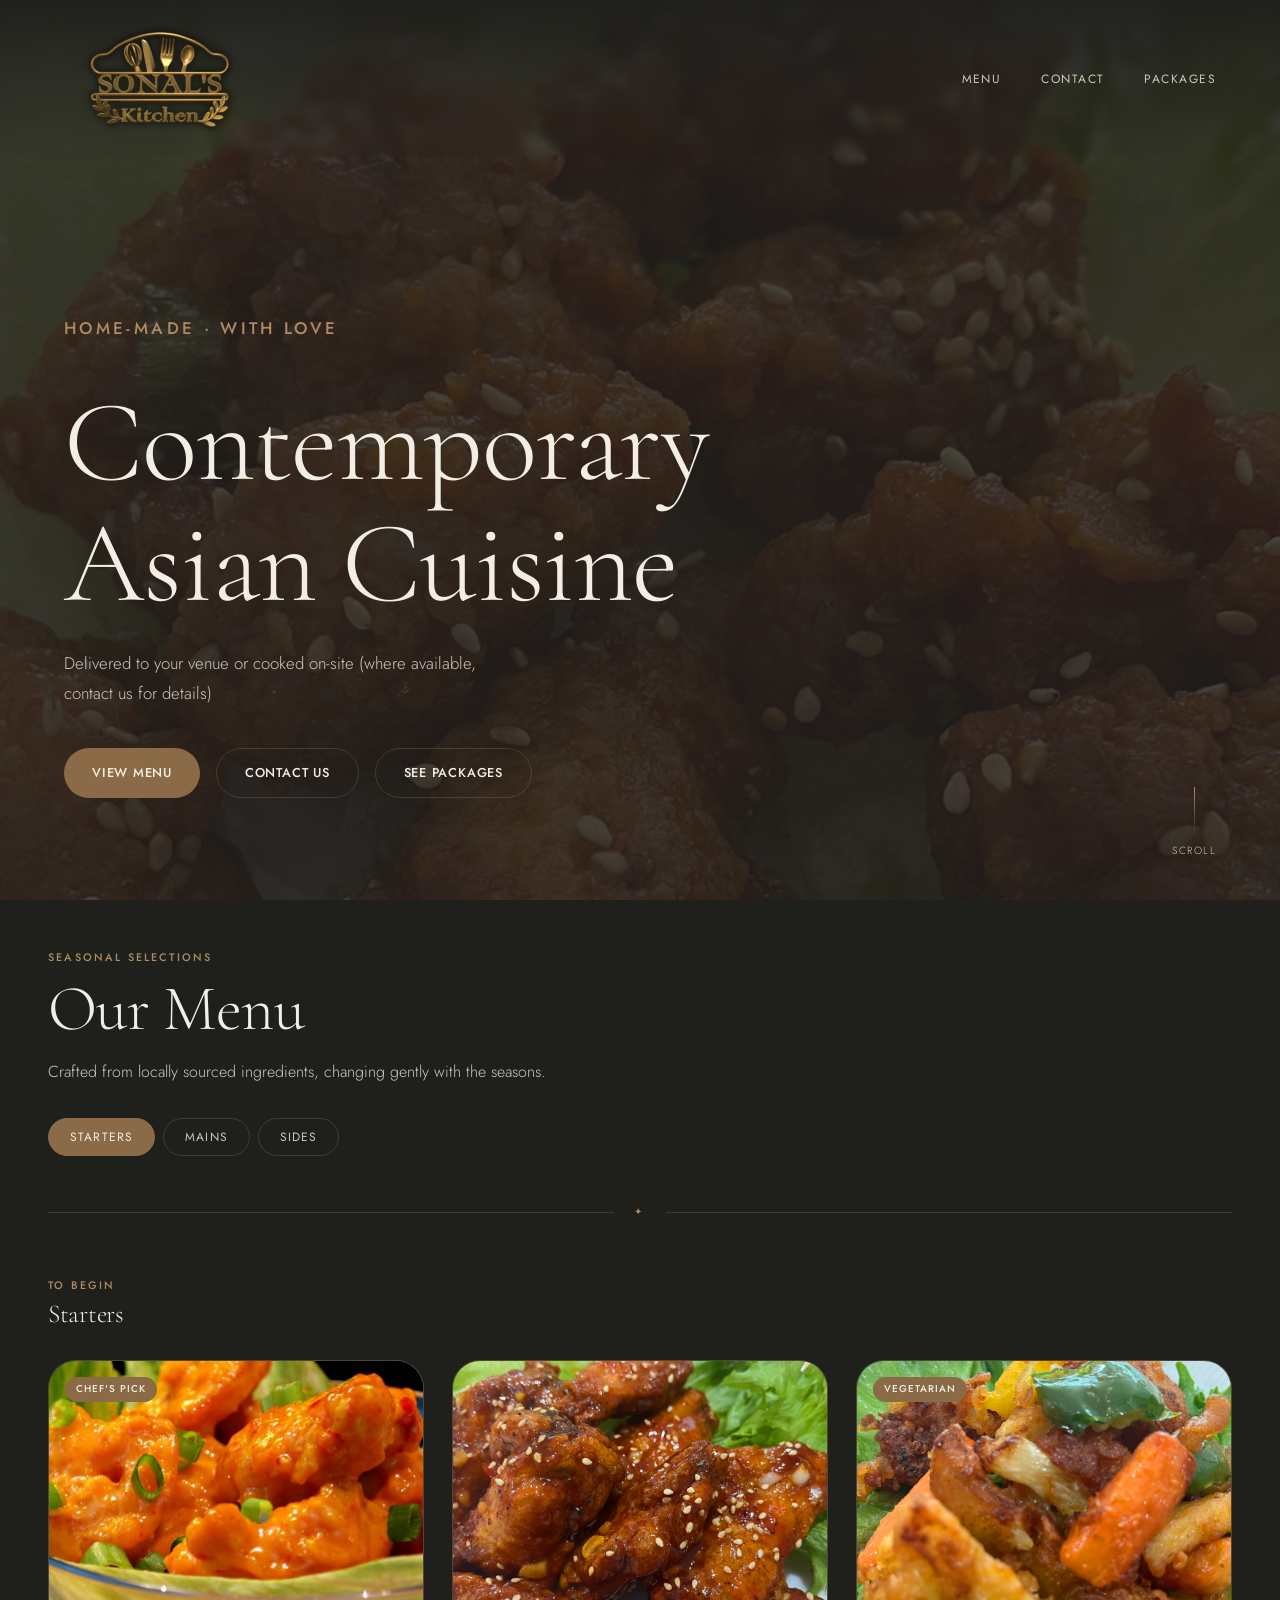
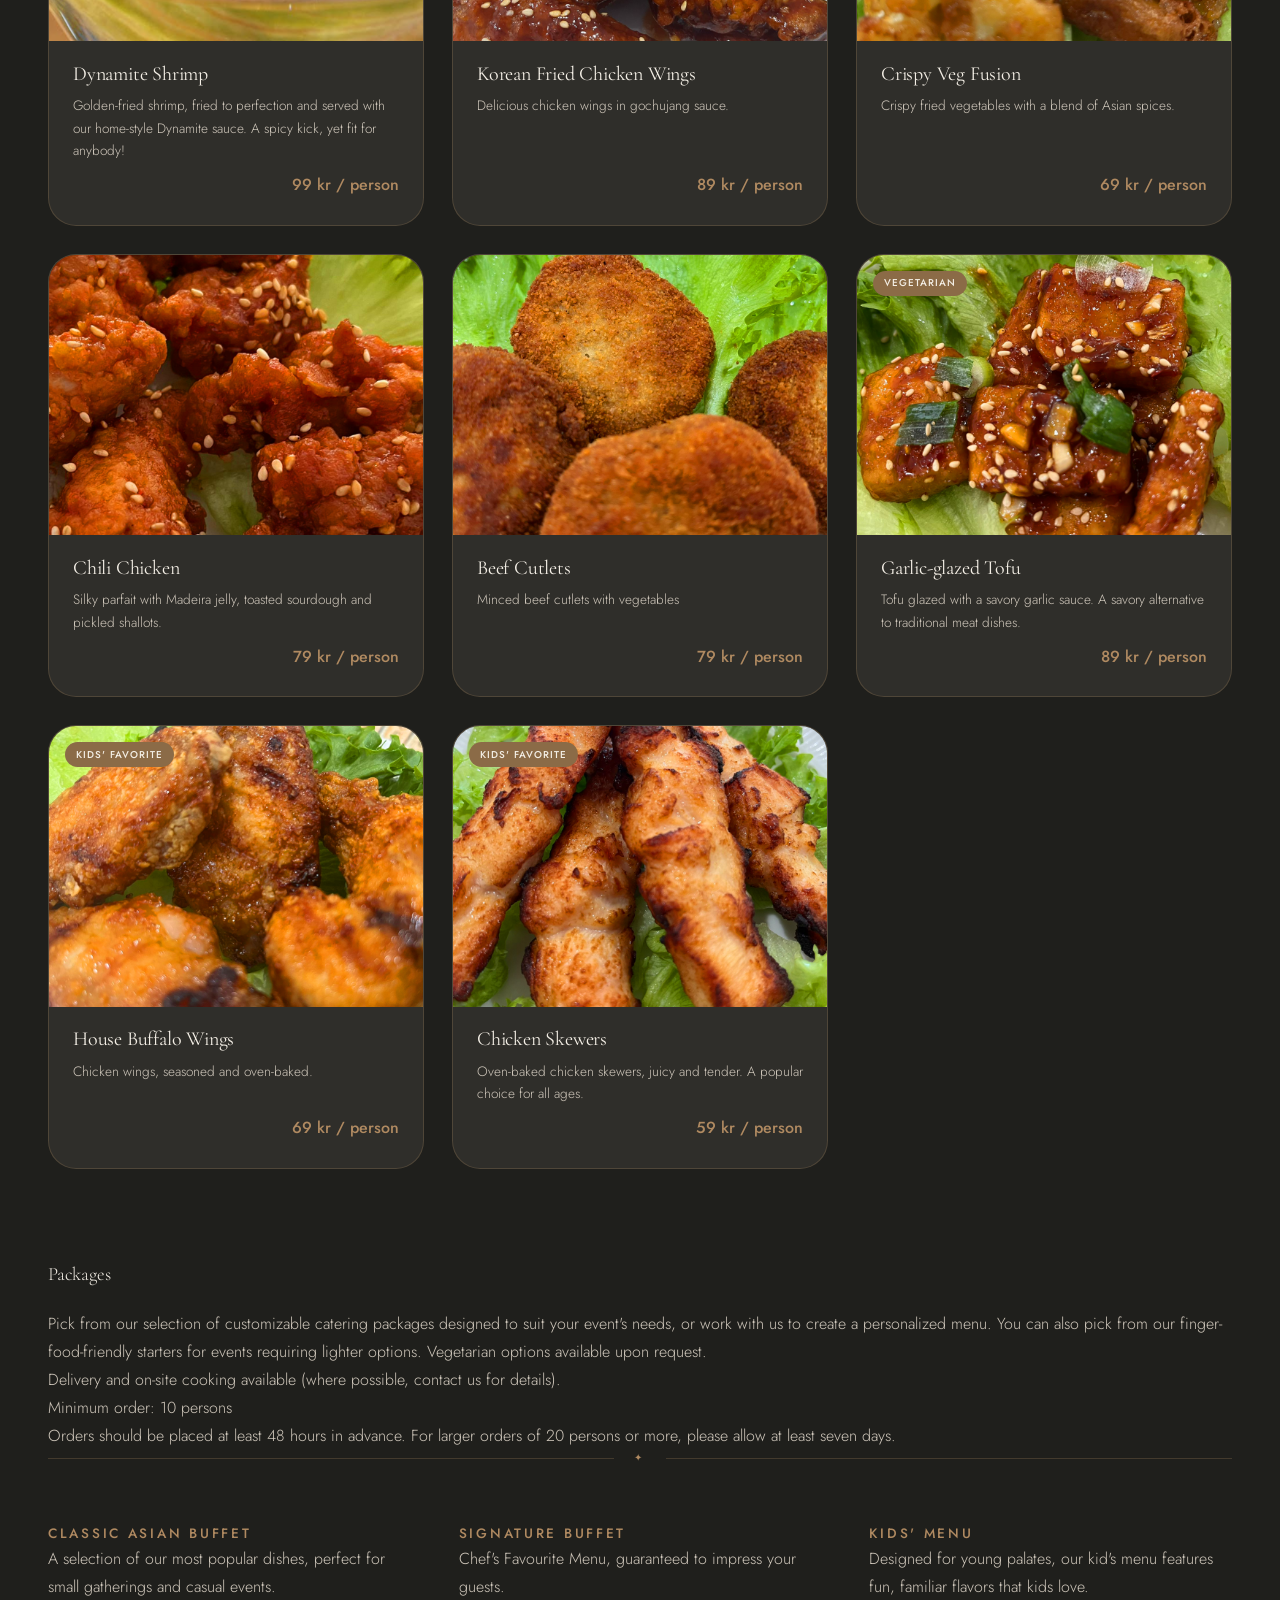
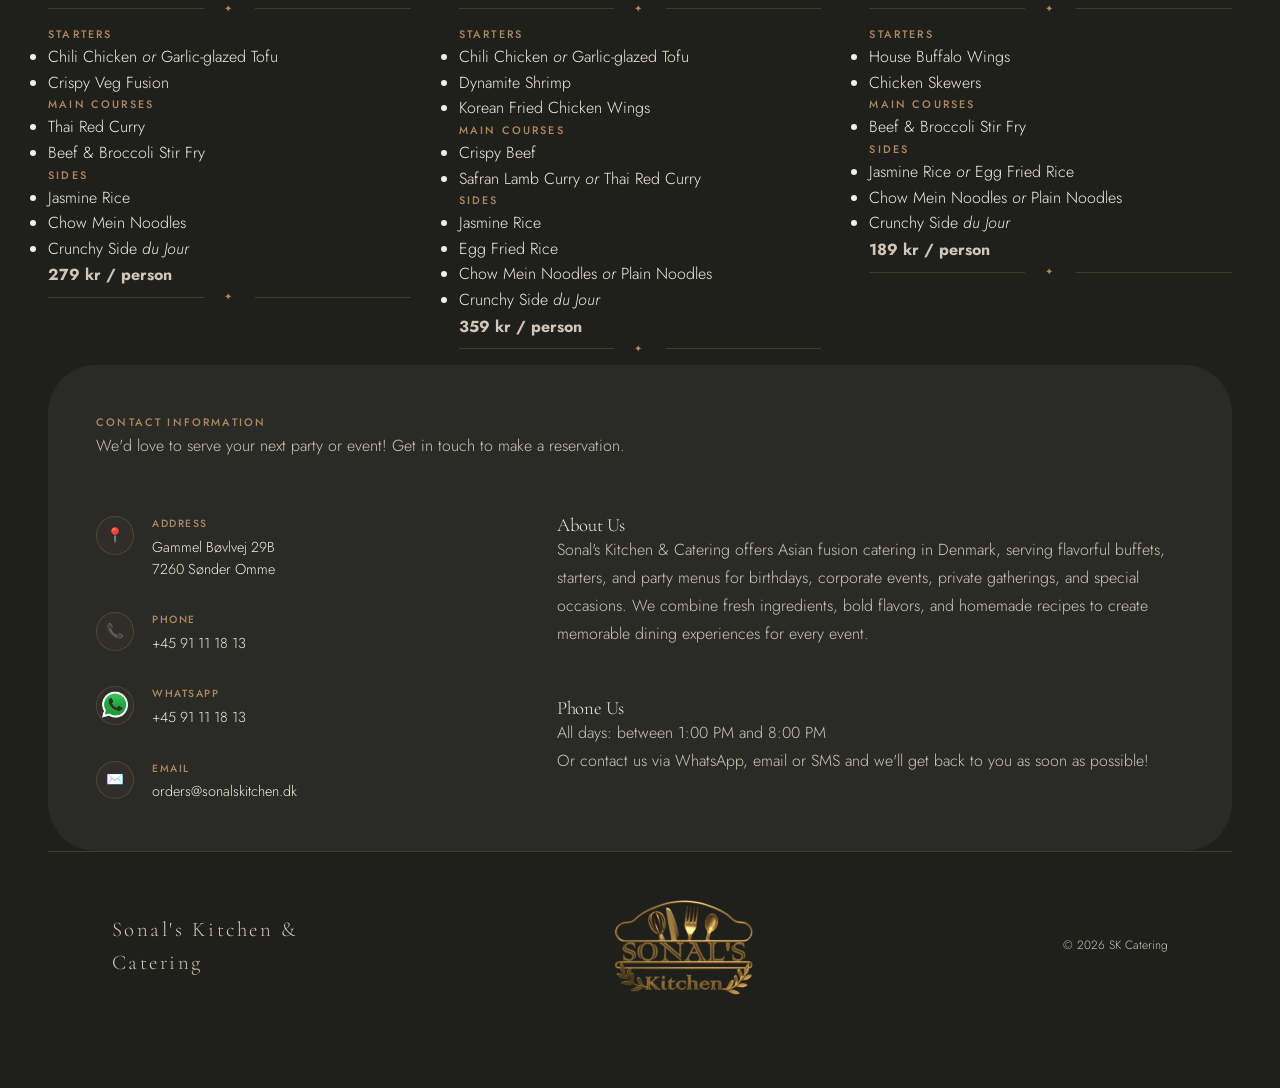
<file: docs/index.html>
<!DOCTYPE html>
<html lang="en">
<head>
  <meta charset="UTF-8" />
  <meta name="viewport" content="width=device-width, initial-scale=1.0" />
  <title>Sonal's Kitchen & Catering</title>
  <link rel="preconnect" href="https://fonts.googleapis.com" />
  <link rel="preconnect" href="https://fonts.gstatic.com" crossorigin />
  <link href="https://fonts.googleapis.com/css2?family=Cormorant+Garamond:ital,wght@0,300;0,400;1,300;1,400&family=Jost:wght@300;400;500&display=swap" rel="stylesheet" />
  <link rel="stylesheet" href="css/tokens.css" />
  <link rel="stylesheet" href="css/global.css" />
  <link rel="stylesheet" href="css/packages.css" />
  <link rel="stylesheet" href="css/hero.css" />
  <link rel="stylesheet" href="css/menu.css" />
  <link rel="stylesheet" href="css/contact.css" />
</head>
<body>

  <!-- ==================== NAV ==================== -->
  <nav>
    <img src="images/logo_small_shaded.png" alt="SK Catering Logo" class="nav-logo" />
    <ul class="nav-links">
      <li><a href="#dishes">Menu</a></li>
      <li><a href="#contact">Contact</a></li>
      <li><a href="#packages">Packages</a></li>
    </ul>
  </nav>

  <!-- ==================== HERO ==================== -->
  <section class="hero">
    <div class="hero-bg"></div>
    <div class="hero-content">
      <p class="eyebrow hero-eyebrow">Home-made · With Love</p>
    <h1>Contemporary Asian Cuisine</h1>
      <p>Delivered to your venue or cooked on-site (where available, contact us for details)</p>
      <div class="hero-actions">
        <a href="#dishes" class="btn-primary">View Menu</a>
        <a href="#contact" class="btn-ghost">Contact Us</a>
        <a href="#packages" class="btn-ghost">See Packages</a>
      </div>
    </div>
    <div class="hero-scroll">
      <div class="scroll-line"></div>
      <span>Scroll</span>
    </div>
  </section>

  <!-- ==================== MENU ==================== -->
  <section id="menu" class="section">
    <div class="container">

      <div class="menu-header reveal">
        <p class="eyebrow">Seasonal Selections</p>
        <h2>Our Menu</h2>
        <p>Crafted from locally sourced ingredients, changing gently with the seasons.</p>
        <ul class="menu-tabs" role="tablist">
          <li><button class="tab-btn active" data-tab="starters" role="tab">Starters</button></li>
          <li><button class="tab-btn" data-tab="mains"    role="tab">Mains</button></li>
          <li><button class="tab-btn" data-tab="sides" role="tab">Sides</button></li>
        </ul>
      </div>

      <div class="ornamental-divider reveal"><span>✦</span></div>

      <!-- Starters -->
      <div id="tab-starters" class="menu-panel active">
        <div class="panel-label">
          <p class="eyebrow">To Begin</p>
          <h3>Starters</h3>
        </div>
        <div class="dish-grid">

          <article class="food-card">
            <div class="food-thumb">
              <img src="images\menu-items\dynamite-shrimp-2.png" alt="Dynamite Shrimp" />
              <span class="food-tag"><span>Chef's Pick</span></span>
            </div>
            <div class="food-body">
              <div class="food-header">
                <h3 class="food-name">Dynamite Shrimp</h3>
              </div>
              <p class="food-desc">Golden-fried shrimp, fried to perfection and served with our home-style Dynamite sauce. A spicy kick, yet fit for anybody!</p>
              <!-- Allergens -->
              <!-- <div class="eyebrow">Allergens</div>
              <p>
                <span title="Shrimp">🦐 Shrimp</span>
                <span title="Egg">🥚 Egg</span>
                <span title="Gluten">🌾 Gluten</span>
                <span title="Soy">🌱 Soy</span>
                <span title="Sesame">🌰 Sesame</span>
              </p> -->
              <p class="food-price">99 kr / person</p>
              </div>
          </article>

          <article class="food-card">
            <div class="food-thumb">
              <img src="images\menu-items\korean-fried-chicken-wings-1.png" alt="Korean Fried Chicken Wings" />
            </div>
            <div class="food-body">
              <div class="food-header">
                <h3 class="food-name">Korean Fried Chicken Wings</h3>
              </div>
              <p class="food-desc">Delicious chicken wings in gochujang sauce.</p>
              <!-- Allergens -->
              <!-- <div class="eyebrow">Allergens</div>
              <p>
                <span title="Egg">🥚 Egg</span>
                <span title="Gluten">🌾 Gluten</span>
                <span title="Soy">🌱 Soy</span>
                <span title="Sesame">🌰 Sesame</span>
              </p> -->
              <p class="food-price">89 kr / person</p>
            </div>
          </article>

          <article class="food-card">
            <div class="food-thumb">
              <img src="images\menu-items\crispy-veg-fusion-1.png" alt="Crispy Veg Fusion" />
              <span class="food-tag">Vegetarian</span>
            </div>
            <div class="food-body">
              <div class="food-header">
                <h3 class="food-name">Crispy Veg Fusion</h3>
              </div>
              <p class="food-desc">Crispy fried vegetables with a blend of Asian spices.</p>
              <p class="food-price">69 kr / person</p>
            </div>
          </article>

          <article class="food-card">
            <div class="food-thumb">
              <img src="images\menu-items\chili-chicken-2.png" alt="Chili Chicken" />
            </div>
            <div class="food-body">
              <div class="food-header">
                <h3 class="food-name">Chili Chicken</h3>
              </div>
              <p class="food-desc">Silky parfait with Madeira jelly, toasted sourdough and pickled shallots.</p>
              <p class="food-price">79 kr / person</p>
            </div>
          </article>

          <article class="food-card">
            <div class="food-thumb">
              <img src="images\menu-items\beef-cutlets-1.png" alt="Beef Cutlets" />
            </div>
            <div class="food-body">
              <div class="food-header">
                <h3 class="food-name">Beef Cutlets</h3>
              </div>
              <p class="food-desc">Minced beef cutlets with vegetables</p>
              <p class="food-price">79 kr / person</p>
            </div>
          </article>

          <article class="food-card">
            <div class="food-thumb">
              <img src="images\menu-items\garlic-glazed-tofu-1.png" alt="Garlic-glazed Tofu" />
              <span class="food-tag">Vegetarian</span>
            </div>
            <div class="food-body">
              <div class="food-header">
                <h3 class="food-name">Garlic-glazed Tofu</h3>
              </div>
              <p class="food-desc">Tofu glazed with a savory garlic sauce. A savory alternative to traditional meat dishes.</p>
              <p class="food-price">89 kr / person</p>
            </div>
          </article>

          <article class="food-card">
            <div class="food-thumb">
              <img src="images\menu-items\house-buffalo-wings-1.png" alt="House Buffalo Wings" />
              <span class="food-tag">Kids' Favorite</span>
            </div>
            <div class="food-body">
              <div class="food-header">
                <h3 class="food-name">House Buffalo Wings</h3>
              </div>
              <p class="food-desc">Chicken wings, seasoned and oven-baked.</p>
              <p class="food-price">69 kr / person</p>
            </div>
          </article>

          <article class="food-card">
            <div class="food-thumb">
              <img src="images\menu-items\chicken-skewers-1.png" alt="Chicken Skewers" />
              <span class="food-tag">Kids' Favorite</span>
            </div>
            <div class="food-body">
              <div class="food-header">
                <h3 class="food-name">Chicken Skewers</h3>
              </div>
              <p class="food-desc">Oven-baked chicken skewers, juicy and tender. A popular choice for all ages.</p>
              <p class="food-price">59 kr / person</p>
            </div>
          </article>

        </div>
      </div>

      <!-- Mains -->
      <div id="tab-mains" class="menu-panel">
        <div class="panel-label">
          <p class="eyebrow">The Heart of the Meal</p>
          <h3>Main Courses</h3>
        </div>
        <div class="dish-grid">

          <article class="food-card">
            <div class="food-thumb">
              <img src="images/menu-items/beef-broccoli-stir-fry-1.png" alt="Beef & Broccoli Stir Fry" />
            </div>
            <div class="food-body">
              <div class="food-header">
                <h3 class="food-name">Beef & Broccoli Stir Fry</h3>
              </div>
              <p class="food-desc">A wonderful savoury blend of tender beef and crisp broccoli in a rich sauce.</p>
              <p class="food-price">179 kr / person</p>
            </div>
          </article>

          <article class="food-card">
            <div class="food-thumb">
              <img src="images\menu-items\lamb-curry-1.png" alt="Safran Lamb Curry" />
            </div>
            <div class="food-body">
              <div class="food-header">
                <h3 class="food-name">Safran Lamb Curry</h3>
              </div>
              <p class="food-desc">A rich and aromatic curry made with tender lamb and a blend of traditional Kashmiri spices.</p>
              <p class="food-price">189 kr / person</p>
            </div>
          </article>

          <article class="food-card">
            <div class="food-thumb">
              <img src="images\menu-items\sweet-sour-chicken-2.png" alt="Sweet & Sour Chicken" />
            </div>
            <div class="food-body">
              <div class="food-header">
                <h3 class="food-name">Sweet & Sour Chicken</h3>
              </div>
              <p class="food-desc">Crispy chicken pieces in a tangy sweet and sour sauce.</p>
              <p class="food-price">159 kr / person</p>
            </div>
          </article>

          <article class="food-card">
            <div class="food-thumb">
              <img src="images\menu-items\red-thai-chicken-curry-1.png" alt="Red Thai Chicken Curry" />
            </div>
            <div class="food-body">
              <div class="food-header">
                <h3 class="food-name">Red Thai Chicken Curry</h3>
              </div>
              <p class="food-desc">Chicken cooked in a rich, spicy red curry sauce.</p>
              <p class="food-price">159 kr / person</p>
            </div>
          </article>

          <article class="food-card">
            <div class="food-thumb">
              <img src="images\menu-items\crispy-beef-2.png" alt="Crispy Beef" />
            </div>
            <div class="food-body">
              <div class="food-header">
                <h3 class="food-name">Crispy Beef</h3>
              </div>
              <p class="food-desc">Crispy beef pieces, double-fried for that perfect crunch.</p>
              <p class="food-price">179 kr / person</p>
            </div>
          </article>

          <article class="food-card">
            <div class="food-thumb">
              <img src="images\menu-items\vegetable-thai-curry-1.png" alt="Red Thai Vegetable Curry" />
              <span class="food-tag">Vegetarian</span>
            </div>
            <div class="food-body">
              <div class="food-header">
                <h3 class="food-name">Red Thai Vegetable Curry</h3>
              </div>
              <p class="food-desc">A rich and aromatic curry made with a blend of fresh vegetables.</p>
              <p class="food-price">139 kr / person</p>
            </div>
          </article>

        </div>
      </div>

      <!-- Sides -->
      <div id="tab-sides" class="menu-panel">
        <div class="panel-label">
          <p class="eyebrow">Sides</p>
          <h3>Sides</h3>
        </div>
        <div class="dish-grid">

          <article class="food-card">
            <div class="food-thumb">
              <img src="images\menu-items\jasmine-rice-2.png" alt="Jasmine Rice" />
              <span class="food-tag">Vegetarian</span>
            </div>
            <div class="food-body">
              <div class="food-header">
                <h3 class="food-name">Jasmine Rice</h3>
                <!-- <span class="food-price">000 kr</span> -->
              </div>
              <p class="food-desc">You can never go wrong with Jasmine rice! A particularly good choice for our curries.</p>
              <p class="food-price">29 kr / person</p>
            </div>
          </article>
<!-- 
          <article class="food-card">
            <div class="food-thumb">🍮
              <span class="food-tag">Vegetarian</span>
            <div class="food-body">
              <div class="food-header">
                <h3 class="food-name">Plain Noodles</h3>
              </div>
              <p class="food-desc">Classic noodles, goes well with most dishes.</p>
              <p class="food-price">29 kr / person</p>
            </div>
          </article> -->

          <article class="food-card">
            <div class="food-thumb">
              <img src="images\menu-items\egg-fried-rice-2.png" alt="Egg-fried Rice" />
            </div>
            <div class="food-body">
              <div class="food-header">
                <h3 class="food-name">Egg-fried Rice</h3>
              </div>
              <p class="food-desc">Rice fried with Egg, spring onions and soy sauce.</p>
              <p class="food-price">59 kr / person</p>
            </div>
          </article>

          <article class="food-card">
            <div class="food-thumb">
              <img src="images\menu-items\chow-mein-noodles-1.png" alt="Chow Mein Noodles" />
              <span class="food-tag">Vegetarian</span>
            </div>
            <div class="food-body">
              <div class="food-header">
                <h3 class="food-name">Chow Mein Noodles</h3>
              </div>
              <p class="food-desc">Delicious stir-fried noodles with fresh vegetables</p>
              <p class="food-price">59 kr / person</p>
            </div>
          </article>

        </div>
      </div>

    </div>
  </section>
  <!-- ==================== PACKAGES ==================== -->
  <section id="packages" class="section">
    <div class="container">
      <div class="packages-header reveal">
        <h3>Packages</h3>
        <br/>
        <p>Pick from our selection of customizable catering packages designed to suit your event's needs, or work with us to create a personalized menu. You can also pick from our finger-food-friendly starters for events requiring lighter options. Vegetarian options available upon request.</p>
        <p>Delivery and on-site cooking available (where possible, contact us for details).</p>
        <p>Minimum order: 10 persons</p>
        <p>Orders should be placed at least 48 hours in advance. For larger orders of 20 persons or more, please allow at least seven days.</p>
      </div>

      <div class="ornamental-divider reveal"><span>✦</span></div>

      <div class="packages-grid">

        <article class="package-card reveal">
          <div class="eyebrow large">Classic Asian Buffet</div>
          <p>A selection of our most popular dishes, perfect for small gatherings and casual events.</p>
          <div class="ornamental-breaker"><span>✦</span></div>
          <p class="eyebrow">Starters</p>
          <ul>
            <li>Chili Chicken <i> or </i> Garlic-glazed Tofu</li>
            <li>Crispy Veg Fusion</li>
          </ul>
          <p class="eyebrow">Main Courses</p>
          <ul>
            <li>Thai Red Curry</li>
            <li>Beef & Broccoli Stir Fry</li>
          </ul>
          <p class="eyebrow">Sides</p>
          <ul>
            <li>Jasmine Rice</li>
            <li>Chow Mein Noodles</li>
            <li>Crunchy Side <i>du Jour</i></li>
          </ul>
          <p><b>279 kr / person</b></p>          
          <div class="ornamental-breaker"><span>✦</span></div>
        </article>

        <article class="package-card reveal">
          <div class="eyebrow large">Signature Buffet</div>
          <p>Chef's Favourite Menu, guaranteed to impress your guests.</p>
          <div class="ornamental-breaker"><span>✦</span></div>
          <p class="eyebrow">Starters</p>
          <ul>
            <li>Chili Chicken <i> or </i> Garlic-glazed Tofu</li>
            <li>Dynamite Shrimp</li>
            <li>Korean Fried Chicken Wings</li>
          </ul>
          <p class="eyebrow">Main Courses</p>
          <ul>
            <li>Crispy Beef</li>
            <li>Safran Lamb Curry <i> or </i> Thai Red Curry</li>
          </ul>
          <p class="eyebrow">Sides</p>
          <ul>
            <li>Jasmine Rice</li>
            <li>Egg Fried Rice</li>
            <li>Chow Mein Noodles <i> or </i> Plain Noodles</li>
            <li>Crunchy Side <i>du Jour</i></li>
          </ul>
          <p><b>359 kr / person</b></p>          
          <div class="ornamental-breaker"><span>✦</span></div>
        </article>

        <article class="package-card reveal">
          <div class="eyebrow large">Kids' Menu</div>
          <p>Designed for young palates, our kid's menu features fun, familiar flavors that kids love.</p>
          <div class="ornamental-breaker"><span>✦</span></div>
          <p class="eyebrow">Starters</p>
          <ul>
            <li>House Buffalo Wings</li>
            <li>Chicken Skewers</li>
          </ul>
          <p class="eyebrow">Main Courses</p>
          <ul>
            <li>Beef & Broccoli Stir Fry</li>
          </ul>
          <p class="eyebrow">Sides</p>
          <ul>
            <li>Jasmine Rice <i> or </i> Egg Fried Rice</li>
            <li>Chow Mein Noodles <i> or </i> Plain Noodles</li>
            <li>Crunchy Side <i>du Jour</i></li>
          </ul>
          <p><b>189 kr / person</b></p>          
          <div class="ornamental-breaker"><span>✦</span></div>
        </article>

      </div>

    </div>
  <!-- ==================== CONTACT ==================== -->
  <section id="contact" class="section">
    <div class="container">

      <div class="contact-header reveal">
        <p class="eyebrow">Contact Information</p>
        <p>We'd love to serve your next party or event! Get in touch to make a reservation.</p>
      </div>

      <div class="contact-grid">

        <div class="contact-info reveal">
          <div class="info-block">
            <div class="info-glyph">📍</div>
            <div>
              <div class="info-text-label">Address</div>
              <div class="info-text-value">Gammel Bøvlvej 29B<br>7260 Sønder Omme</div>
            </div>
          </div>
          <div class="info-block">
            <div class="info-glyph">📞</div>
            <div>
              <div class="info-text-label">Phone</div>
              <div class="info-text-value"><a href="tel:+4591111813">+45 91 11 18 13</a></div>
            </div>
          </div>
          <div class="info-block">
            <div class="info-glyph"><img src="images/whatsapp-icon-2.png" alt="Whatsapp" /></div>
            <div>
              <div class="info-text-label">Whatsapp</div>
              <div class="info-text-value"><a href="tel:+4591111813">+45 91 11 18 13</a></div>
            </div>
          </div>
          <div class="info-block">
            <div class="info-glyph">✉️</div>
            <div>
              <div class="info-text-label">Email</div>
              <div class="info-text-value"><a href="mailto:orders@sonalskitchen.dk">orders@sonalskitchen.dk</a></div>
            </div>
          </div>
        </div>

        <div>
          <h3>About Us</h3>
          <p>Sonal's Kitchen & Catering offers Asian fusion catering in Denmark, serving flavorful buffets, starters, and party menus for birthdays, corporate events, private gatherings, and special occasions. We combine fresh ingredients, bold flavors, and homemade recipes to create memorable dining experiences for every event.</p>
          <br/><br/>
          <h3>Phone Us</h3>
          <p>All days: between 1:00 PM and 8:00 PM</p>
          <p>Or contact us via WhatsApp, email or SMS and we'll get back to you as soon as possible!</p>
        </div>

      </div>
    </div>
  </section>

  <!-- ==================== FOOTER ==================== -->
  <footer>
    <span class="footer-logo">Sonal's Kitchen & Catering</span>
    <img src="images/logo_small.png" alt="SK Catering Logo" class="footer-logo" />
    <p>© 2026 SK Catering</p>
  </footer>

  <script src="js/menu.js"></script>
  <script src="js/contact.js"></script>
  <script src="js/reveal.js"></script>

</body>
</html>
</file>
<file: docs/css/tokens.css>
/* =========================================
   TOKENS & RESET
========================================= */
:root {
  --color-bg:            #1f1f1c;
  --color-bg-soft:       #2a2a26;
  --color-surface:       #2f2e2a;
  --color-surface-light: #3a3934;
  --color-primary:       #8b6b47;
  --color-primary-soft:  #b08a61;
  --color-text:          #f3eee5;
  --color-text-muted:    #cfc7bb;
  --color-border:        rgba(176, 138, 97, 0.25);
  --color-accent:        #6f7b64;
  --font-display: 'Cormorant Garamond', serif;
  --font-body:    'Jost', sans-serif;
  --ease-out: cubic-bezier(0.22, 1, 0.36, 1);
}

*, *::before, *::after { box-sizing: border-box; margin: 0; padding: 0; }

html { scroll-behavior: smooth; }

body {
  background:  var(--color-bg);
  color:       var(--color-text);
  font-family: var(--font-body);
  font-weight: 300;
  line-height: 1.6;
  overflow-x:  hidden;
}

img { display: block; width: 100%; }
a   { color: inherit; text-decoration: none; }
button { font-family: inherit; cursor: pointer; }
</file>
<file: docs/css/global.css>
/* =========================================
   TYPOGRAPHY
========================================= */
h1, h2, h3 {
  font-family: var(--font-display);
  font-weight: 300;
  line-height:  1.05;
  letter-spacing: -0.01em;
}

p { color: var(--color-text-muted); line-height: 1.75; }

.eyebrow {
  font-family:    var(--font-body);
  font-size:      0.68rem;
  font-weight:    500;
  letter-spacing: 0.2em;
  text-transform: uppercase;
  color:          var(--color-primary-soft);
}
.eyebrow.large {
  font-size: 0.85rem;
}

.nav-logo {
  width: 192px;
  height: auto;
}

.footer-logo {
  width: 192px;
  height: auto;
}

/* =========================================
   LAYOUT
========================================= */
.section {
  padding: 3em;
}

.container {
  width: min(1200px, 100%);
  margin-inline: auto;
}

/* =========================================
   BUTTONS
========================================= */
.btn-primary {
  display:         inline-flex;
  align-items:     center;
  gap:             0.5rem;
  background:      var(--color-primary);
  color:           var(--color-text);
  border:          none;
  border-radius:   999px;
  padding:         0.85rem 1.75rem;
  font-size:       0.8rem;
  font-weight:     500;
  letter-spacing:  0.06em;
  text-transform:  uppercase;
  transition:      background 0.25s var(--ease-out), transform 0.2s var(--ease-out);
}
.btn-primary:hover { background: var(--color-primary-soft); transform: translateY(-1px); }

.btn-ghost {
  display:        inline-flex;
  align-items:    center;
  gap:            0.5rem;
  background:     transparent;
  color:          var(--color-text);
  border:         1px solid var(--color-border);
  border-radius:  999px;
  padding:        0.85rem 1.75rem;
  font-size:      0.8rem;
  font-weight:    500;
  letter-spacing: 0.06em;
  text-transform: uppercase;
  transition:     border-color 0.25s, color 0.25s, transform 0.2s var(--ease-out);
}
.btn-ghost:hover { border-color: var(--color-primary-soft); color: var(--color-primary-soft); transform: translateY(-1px); }

/* =========================================
   ORNAMENTAL DIVIDER
========================================= */
.ornamental-divider {
  display:     flex;
  align-items: center;
  gap:         1.25rem;
  margin-bottom: 3.5rem;
  color:       var(--color-border);
}
.ornamental-divider::before,
.ornamental-divider::after {
  content:    '';
  flex:       1;
  height:     1px;
  background: var(--color-border);
}
.ornamental-divider span {
  font-size:      0.65rem;
  color:          var(--color-primary-soft);
  letter-spacing: 0.3em;
}
/* =========================================
   ORNAMENTAL BREAKER
========================================= */
.ornamental-breaker {
  display:     flex;
  align-items: center;
  gap:         1.25rem;
  margin-bottom: 0.5rem;
  color:       var(--color-border);
}
.ornamental-breaker::before,
.ornamental-breaker::after {
  content:    '';
  flex:       1;
  height:     1px;
  background: var(--color-border);
}
.ornamental-breaker span {
  font-size:      0.65rem;
  color:          var(--color-primary-soft);
  letter-spacing: 0.3em;
}

/* =========================================
   SCROLL REVEAL
========================================= */
.reveal {
  opacity:    0;
  transform:  translateY(20px);
  transition: opacity 0.7s var(--ease-out), transform 0.7s var(--ease-out);
}
.reveal.visible {
  opacity:   1;
  transform: none;
}
</file>
<file: docs/css/packages.css>
.packages-grid {
    display: flex;
    flex-direction: row;
    flex-wrap: wrap;
    gap: 3em;
}
.package-card {
    display: flex;
    min-width: 250px;
    flex-direction: column;
    flex: 1;
}
</file>
<file: docs/css/hero.css>
/* =========================================
   NAV
========================================= */
nav {
  position:       fixed;
  top: 0; left: 0; right: 0;
  z-index:        100;
  display:        flex;
  justify-content: space-between;
  align-items:    center;
  padding:        1.5rem clamp(1.5rem, 5vw, 5rem);
  background:     linear-gradient(to bottom, rgba(31,31,28,0.92), transparent);
  backdrop-filter: blur(4px);
}

.nav-logo {
  font-family:    var(--font-display);
  font-size:      1.6rem;
  font-weight:    300;
  letter-spacing: 0.15em;
  color:          var(--color-text);
}

.nav-links {
  display:     flex;
  gap:         2.5rem;
  list-style:  none;
  align-items: center;
}

.nav-links a {
  font-size:      0.75rem;
  font-weight:    400;
  letter-spacing: 0.12em;
  text-transform: uppercase;
  color:          var(--color-text-muted);
  transition:     color 0.2s;
}
.nav-links a:hover { color: var(--color-text); }

@media (max-width: 600px) {
  .nav-links { display: none; }
}

/* =========================================
   HERO
========================================= */
.hero {
  min-height:     100svh;
  display:        flex;
  flex-direction: column;
  justify-content: flex-end;
  padding:        clamp(2rem, 8vw, 7rem) clamp(1.5rem, 5vw, 5rem);
  position:       relative;
  overflow:       hidden;
}

.hero-bg {
  position: absolute;
  inset:    0;
  
  background-image: url('../images/banner-image-4.png');
  background-size: cover;
  background-position: center;
  background-repeat: no-repeat;
  background-color: rgba(31,31,28,1);
  
}

.hero-bg::after {
  content: '';
  position: absolute;
  inset:    0;
  background-image: url("data:image/svg+xml,%3Csvg viewBox='0 0 200 200' xmlns='http://www.w3.org/2000/svg'%3E%3Cfilter id='n'%3E%3CfeTurbulence type='fractalNoise' baseFrequency='0.85' numOctaves='4' stitchTiles='stitch'/%3E%3C/filter%3E%3Crect width='100%25' height='100%25' filter='url(%23n)' opacity='0.04'/%3E%3C/svg%3E");
  background-size: 200px;
  pointer-events:  none;
  opacity: 0.5;
}

.hero-content {
  position:  relative;
  max-width: 720px;
  animation: fadeUp 1s var(--ease-out) both;
}

.hero-eyebrow { margin-bottom: 1.25rem; }

.hero h1 {
  font-size:     clamp(3.5rem, 9vw, 8rem);
  color:         var(--color-text);
  margin-bottom: 1.5rem;
}

.hero h1 em {
  font-style: italic;
  color:      var(--color-primary-soft);
}

.hero > .hero-content > p {
  font-size:     1.05rem;
  max-width:     440px;
  margin-bottom: 2.5rem;
}

.hero-actions {
  display:   flex;
  gap:       1rem;
  flex-wrap: wrap;
}

.hero-scroll {
  position:       absolute;
  bottom:         2.5rem;
  right:          clamp(1.5rem, 5vw, 5rem);
  display:        flex;
  flex-direction: column;
  align-items:    center;
  gap:            0.5rem;
  color:          var(--color-text-muted);
  font-size:      0.65rem;
  letter-spacing: 0.14em;
  text-transform: uppercase;
  animation:      fadeIn 1.5s 0.8s both;
}

.scroll-line {
  width:      1px;
  height:     48px;
  background: linear-gradient(to bottom, var(--color-primary-soft), transparent);
  animation:  scrollPulse 2s ease-in-out infinite;
}

/* =========================================
   ANIMATIONS
========================================= */
@keyframes fadeUp {
  from { opacity: 0; transform: translateY(24px); }
  to   { opacity: 1; transform: translateY(0); }
}

@keyframes fadeIn {
  from { opacity: 0; }
  to   { opacity: 1; }
}

@keyframes scrollPulse {
  0%, 100% { opacity: 0.4; }
  50%       { opacity: 1; }
}
</file>
<file: docs/css/menu.css>
/* =========================================
   MENU SECTION
========================================= */
#menu { background: var(--color-bg); }

.menu-header { margin-bottom: 3rem; }

.menu-header h2 {
  font-size:     clamp(2.5rem, 5vw, 4rem);
  color:         var(--color-text);
  margin:        0.5rem 0 1rem;
}

/* ---- Tabs ---- */
.menu-tabs {
  display:   flex;
  gap:       0.5rem;
  flex-wrap: wrap;
  list-style: none;
  margin-top: 2rem;
}

.tab-btn {
  background:     transparent;
  border:         1px solid var(--color-border);
  color:          var(--color-text-muted);
  border-radius:  999px;
  padding:        0.55rem 1.3rem;
  font-size:      0.75rem;
  font-weight:    400;
  letter-spacing: 0.1em;
  text-transform: uppercase;
  transition:     background 0.2s, border-color 0.2s, color 0.2s;
}
.tab-btn:hover       { border-color: var(--color-primary-soft); color: var(--color-text); }
.tab-btn.active      { background: var(--color-primary); border-color: var(--color-primary); color: var(--color-text); }

/* ---- Panels ---- */
.menu-panel { display: none; }

.menu-panel.active {
  display:   block;
  animation: panelIn 0.4s var(--ease-out) both;
}

@keyframes panelIn {
  from { opacity: 0; transform: translateY(14px); }
  to   { opacity: 1; transform: translateY(0); }
}

.panel-label            { margin-bottom: 2rem; }
.panel-label h3         { font-size: 1.6rem; color: var(--color-text); margin: 0.35rem 0 0.4rem; }

/* ---- Dish grid ---- */
.dish-grid {
  display:               grid;
  gap:                   1.75rem;
  grid-template-columns: repeat(auto-fill, minmax(280px, 1fr));
}

/* ---- Food card ---- */
.food-card {
  background:     var(--color-surface);
  border:         1px solid var(--color-border);
  border-radius:  1.75rem;
  overflow:       hidden;
  display:        flex;
  flex-direction: column;
  transition:     transform 0.3s var(--ease-out), border-color 0.3s, box-shadow 0.3s;
}
.food-card:hover {
  transform:    translateY(-5px);
  border-color: rgba(176, 138, 97, 0.5);
  box-shadow:   0 20px 40px rgba(0, 0, 0, 0.3);
}

.food-thumb {
  aspect-ratio: 4/3;
  background:   linear-gradient(135deg, #34332f, #262622);
  position:     relative;
  overflow:     hidden;
  display:      flex;
  align-items:  center;
  justify-content: center;
  color:        var(--color-text-muted);
  font-size:    2.5rem;
}

/* shimmer sweep */
.food-thumb::after {
  content:    '';
  position:   absolute;
  inset:      0;
  background: linear-gradient(120deg, transparent 30%, rgba(176,138,97,0.07) 50%, transparent 70%);
  transform:  translateX(-100%);
  transition: transform 0.6s var(--ease-out);
}
.food-card:hover .food-thumb::after { transform: translateX(100%); }

.food-tag {
  position:       absolute;
  top:            1rem;
  left:           1rem;
  background:     var(--color-primary);
  color:          var(--color-text);
  font-size:      0.62rem;
  font-weight:    500;
  letter-spacing: 0.1em;
  text-transform: uppercase;
  padding:        0.28rem 0.7rem;
  border-radius:  999px;
}

.food-body {
  padding:        1.4rem 1.5rem 1.6rem;
  display:        flex;
  flex-direction: column;
  gap:            0.6rem;
  flex:           1;
}

.food-header {
  display:         flex;
  justify-content: space-between;
  align-items:     baseline;
  gap:             0.75rem;
}

.food-name {
  font-family: var(--font-display);
  font-size:   1.25rem;
  font-weight: 400;
  color:       var(--color-text);
}

.food-price {
  font-size:   1rem;
  font-weight: 500;
  color:       var(--color-primary-soft);
  white-space: nowrap;
  text-align: end;
}

.food-desc {
  font-size:   0.85rem;
  line-height: 1.65;
  flex:        1;
}

.food-btn {
  align-self:     flex-start;
  margin-top:     0.5rem;
  background:     transparent;
  border:         1px solid var(--color-border);
  color:          var(--color-text-muted);
  border-radius:  999px;
  padding:        0.5rem 1.1rem;
  font-size:      0.72rem;
  font-weight:    400;
  letter-spacing: 0.08em;
  text-transform: uppercase;
  transition:     background 0.2s, border-color 0.2s, color 0.2s;
}
.food-btn:hover {
  background:   var(--color-primary);
  border-color: var(--color-primary);
  color:        var(--color-text);
}
</file>
<file: docs/css/contact.css>
/* =========================================
   CONTACT SECTION
========================================= */
#contact { background: var(--color-bg-soft); border-radius: 3em; }

.contact-header            { margin-bottom: 3.5rem; }
.contact-header h2 {
  font-size:     clamp(2.5rem, 5vw, 4rem);
  color:         var(--color-text);
  margin:        0.5rem 0 1rem;
}

/* ---- Two-column grid ---- */
.contact-grid {
  display:               grid;
  grid-template-columns: 1fr 1.55fr;
  gap:                   3.5rem;
  align-items:           start;
}
@media (max-width: 820px) {
  .contact-grid { grid-template-columns: 1fr; }
}

/* ---- Info side ---- */
.contact-info {
  display:        flex;
  flex-direction: column;
  gap:            2rem;
}

.info-block {
  display:     flex;
  gap:         1.1rem;
  align-items: flex-start;
}

.info-glyph {
  width:           2.4rem;
  height:          2.4rem;
  border:          1px solid var(--color-border);
  border-radius:   50%;
  display:         flex;
  align-items:     center;
  justify-content: center;
  font-size:       0.9rem;
  flex-shrink:     0;
  background:      var(--color-surface);
}

.info-text-label {
  font-size:      0.65rem;
  font-weight:    500;
  letter-spacing: 0.15em;
  text-transform: uppercase;
  color:          var(--color-primary-soft);
  margin-bottom:  0.25rem;
}

.info-text-value {
  color:       var(--color-text);
  font-size:   0.9rem;
  line-height: 1.5;
}
.info-text-value a { transition: color 0.2s; }
.info-text-value a:hover { color: var(--color-primary-soft); }

/* ---- Hours ---- */
.hours-table {
  margin-top:    2rem;
  border-top:    1px solid var(--color-border);
  padding-top:   1.75rem;
}

.hours-label {
  font-size:      0.65rem;
  font-weight:    500;
  letter-spacing: 0.15em;
  text-transform: uppercase;
  color:          var(--color-primary-soft);
  margin-bottom:  1rem;
}

.hours-row {
  display:         flex;
  justify-content: space-between;
  font-size:       0.875rem;
  padding:         0.4rem 0;
  border-bottom:   1px solid rgba(176, 138, 97, 0.1);
}
.hours-row:last-child { border-bottom: none; }
.hours-days { color: var(--color-text-muted); }
.hours-time { color: var(--color-text); font-weight: 400; }

/* ---- Form side ---- */
.contact-form-wrap {
  background:    var(--color-surface);
  border:        1px solid var(--color-border);
  border-radius: 2rem;
  padding:       2.25rem 2.5rem;
}

.contact-form {
  display:        flex;
  flex-direction: column;
  gap:            1.2rem;
}

.form-row {
  display:               grid;
  grid-template-columns: 1fr 1fr;
  gap:                   1rem;
}
@media (max-width: 500px) {
  .form-row             { grid-template-columns: 1fr; }
  .contact-form-wrap    { padding: 1.5rem; }
}

.form-field {
  display:        flex;
  flex-direction: column;
  gap:            0.45rem;
}

.form-field label {
  font-size:      0.68rem;
  font-weight:    500;
  letter-spacing: 0.12em;
  text-transform: uppercase;
  color:          var(--color-text-muted);
}

.form-field input,
.form-field textarea {
  background:   var(--color-surface-light);
  border:       1px solid var(--color-border);
  border-radius: 0.85rem;
  color:        var(--color-text);
  font-family:  var(--font-body);
  font-size:    0.875rem;
  font-weight:  300;
  padding:      0.8rem 1rem;
  outline:      none;
  transition:   border-color 0.2s, background 0.2s;
  resize:       vertical;
}
.form-field input::placeholder,
.form-field textarea::placeholder { color: #6b6760; }

.form-field input:focus,
.form-field textarea:focus {
  border-color: var(--color-primary-soft);
  background:   #3f3e39;
}

.form-field input.error,
.form-field textarea.error { border-color: #c0675a; }

.field-error {
  font-size: 0.7rem;
  color:     #c0675a;
  display:   none;
}
.field-error.show { display: block; }

.form-success {
  background:    rgba(111, 123, 100, 0.18);
  border:        1px solid var(--color-accent);
  border-radius: 0.75rem;
  padding:       0.85rem 1.1rem;
  font-size:     0.85rem;
  color:         #a9bba0;
  display:       none;
}
.form-success.show { display: block; }

/* =========================================
   FOOTER
========================================= */
footer {
  background:      var(--color-bg);
  border-top:      1px solid var(--color-border);
  padding:         2.5rem clamp(1.5rem, 5vw, 5rem);
  display:         flex;
  justify-content: space-between;
  align-items:     center;
  flex-wrap:       wrap;
  gap:             1rem;
}

.footer-logo {
  font-family:    var(--font-display);
  font-size:      1.3rem;
  letter-spacing: 0.12em;
  color:          var(--color-text-muted);
}

footer p { font-size: 0.75rem; }
</file>
